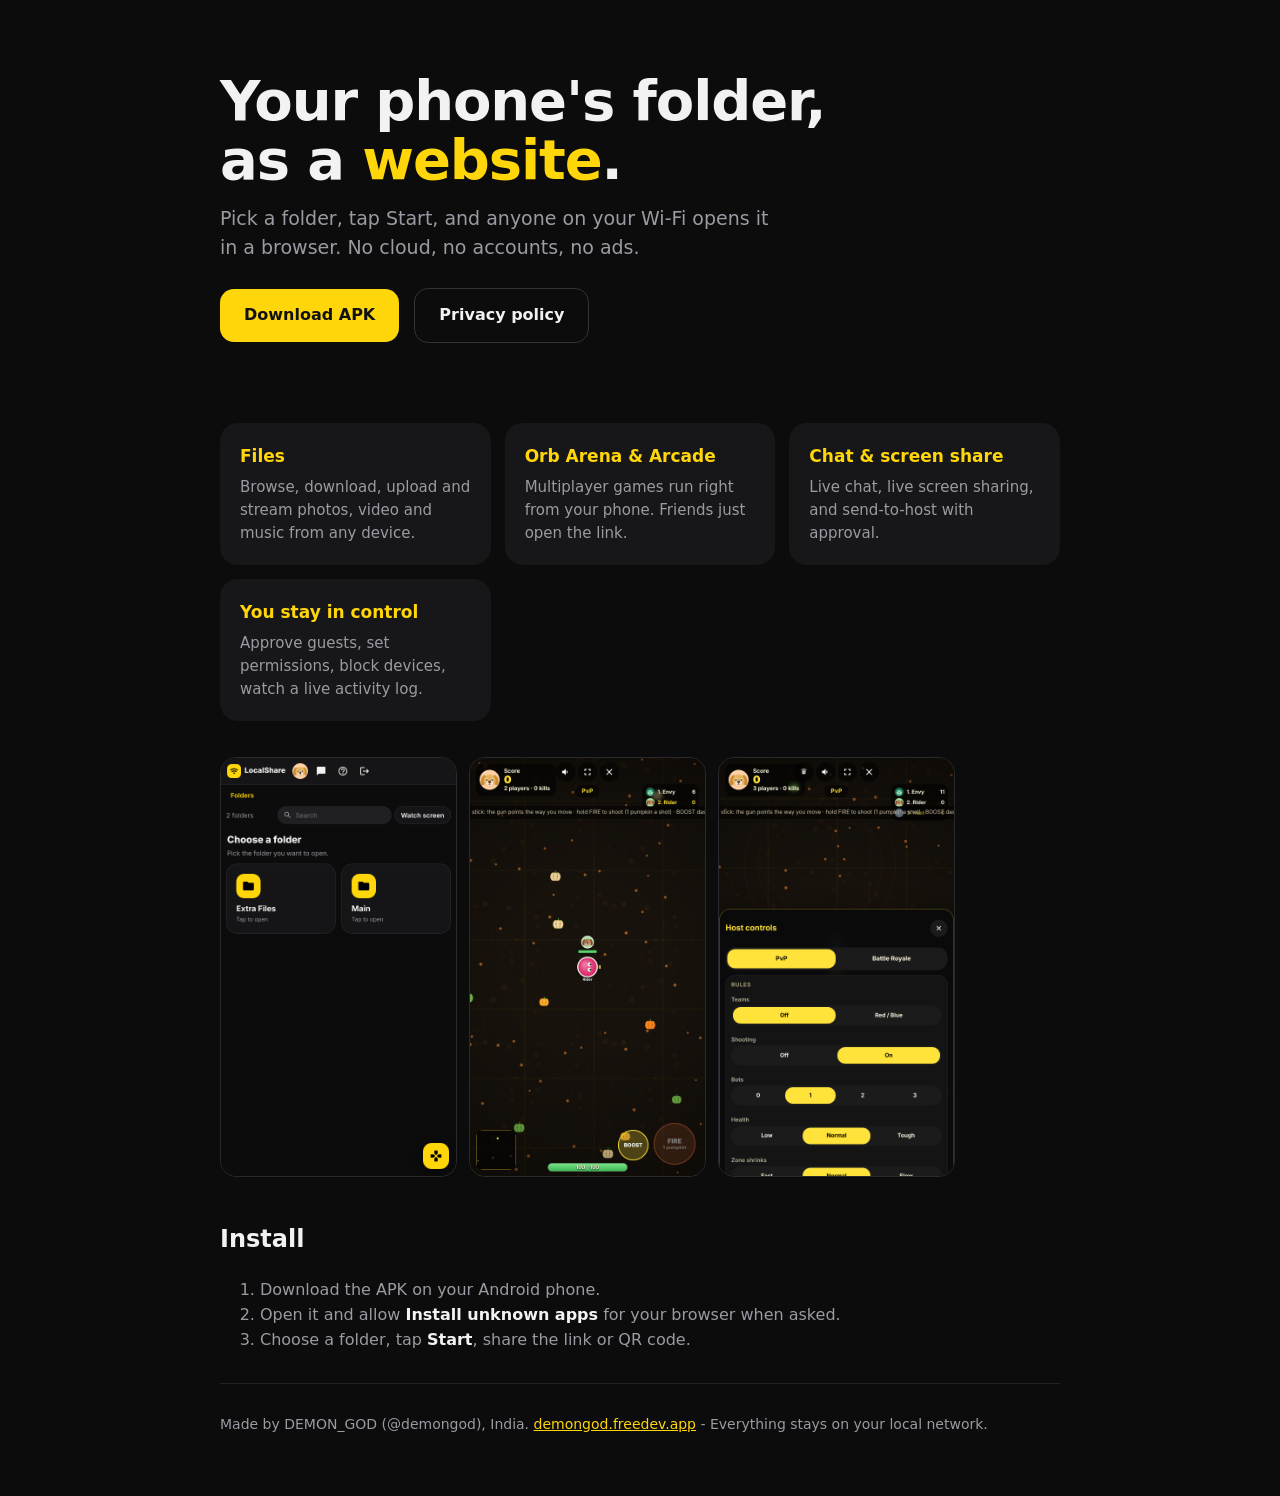
<file: docs/index.html>
<!doctype html><html lang="en"><head><meta charset="utf-8"><meta name="viewport" content="width=device-width,initial-scale=1">
<title>LocalShare - your phone's folder as a website</title>
<meta name="description" content="Share a folder from your Android phone to any browser on the same Wi-Fi. No cloud, no accounts, no ads. Chat, games and screen sharing included.">
<style>
:root{--bg:#0C0C0D;--s:#17171A;--t:#F2F2F3;--m:#9A9AA2;--y:#FFD60A}
*{box-sizing:border-box}body{margin:0;background:var(--bg);color:var(--t);font:16px/1.55 system-ui,sans-serif}
main{max-width:880px;margin:auto;padding:0 20px}
header{padding:72px 0 40px}h1{font-size:clamp(34px,7vw,56px);line-height:1.05;margin:0 0 14px;letter-spacing:-.02em}h1 b{color:var(--y)}
p.l{color:var(--m);font-size:19px;max-width:560px;margin:0 0 26px}
.btn{display:inline-block;background:var(--y);color:#111;font-weight:700;padding:14px 24px;border-radius:14px;text-decoration:none;margin:0 10px 10px 0}
.btn.o{background:none;color:var(--t);border:1px solid #333}
.g{display:grid;grid-template-columns:repeat(auto-fit,minmax(240px,1fr));gap:14px;margin:30px 0}
.c{background:var(--s);border-radius:18px;padding:20px}.c h3{margin:0 0 6px;color:var(--y);font-size:17px}.c p{margin:0;color:var(--m);font-size:15px}
.shots{display:flex;gap:12px;overflow-x:auto;padding:6px 0 24px}.shots img{height:420px;border-radius:16px;border:1px solid #2a2a2e}
ol{color:var(--m)}ol b{color:var(--t)}footer{padding:30px 0 60px;color:var(--m);font-size:14px;border-top:1px solid #222;margin-top:30px}a{color:var(--y)}
</style></head><body><main>
<header><h1>Your phone's folder,<br>as a <b>website</b>.</h1>
<p class="l">Pick a folder, tap Start, and anyone on your Wi-Fi opens it in a browser. No cloud, no accounts, no ads.</p>
<a class="btn" href="https://github.com/DEMONGODhub/android_app-local_share/releases/latest">Download APK</a>
<a class="btn o" href="privacy.html">Privacy policy</a></header>
<div class="g">
<div class="c"><h3>Files</h3><p>Browse, download, upload and stream photos, video and music from any device.</p></div>
<div class="c"><h3>Orb Arena &amp; Arcade</h3><p>Multiplayer games run right from your phone. Friends just open the link.</p></div>
<div class="c"><h3>Chat &amp; screen share</h3><p>Live chat, live screen sharing, and send-to-host with approval.</p></div>
<div class="c"><h3>You stay in control</h3><p>Approve guests, set permissions, block devices, watch a live activity log.</p></div>
</div>
<div class="shots"><img src="shots/1-files.png" alt="Files"><img src="shots/2-game.png" alt="Game"><img src="shots/3-host-rules.png" alt="Host rules"></div>
<h2>Install</h2><ol><li>Download the APK on your Android phone.</li><li>Open it and allow <b>Install unknown apps</b> for your browser when asked.</li><li>Choose a folder, tap <b>Start</b>, share the link or QR code.</li></ol>
<footer>Made by DEMON_GOD (@demongod), India. <a href="https://demongod.freedev.app">demongod.freedev.app</a> - Everything stays on your local network.</footer>
</main></body></html>
</file>
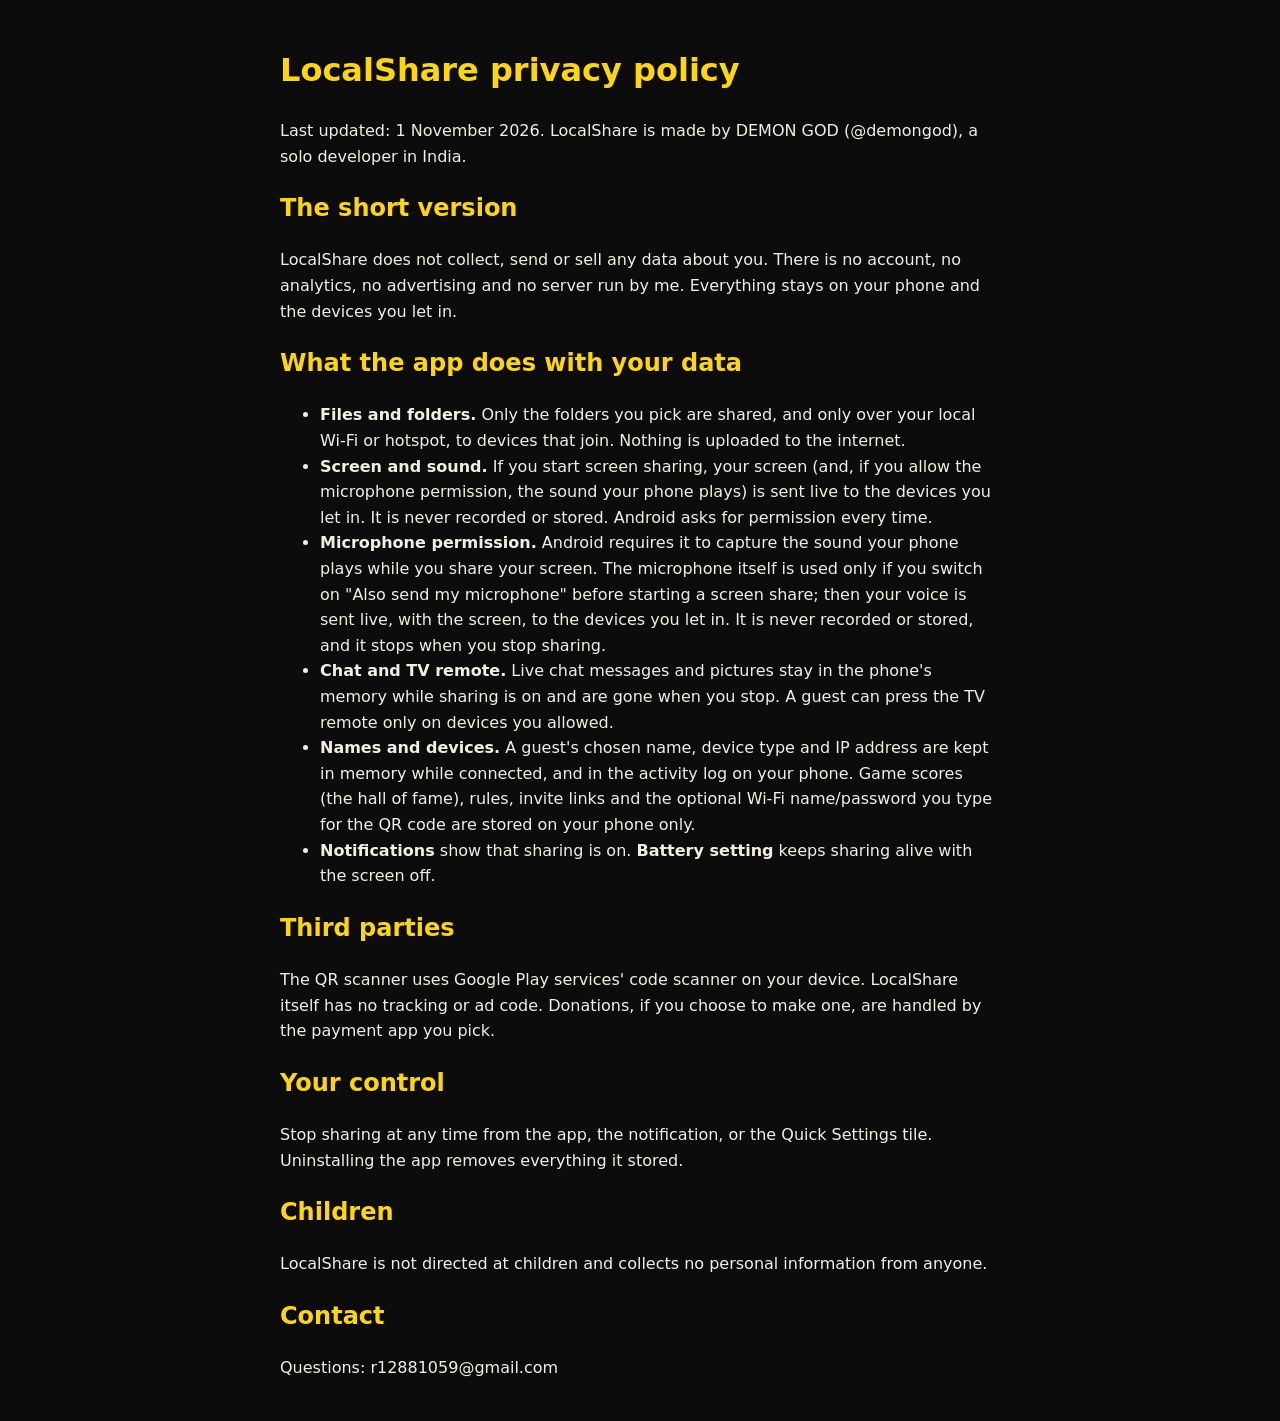
<file: docs/privacy.html>
<!doctype html><html lang="en"><head><meta charset="utf-8"><meta name="viewport" content="width=device-width,initial-scale=1"><title>LocalShare privacy policy</title>
<style>body{background:#0C0C0D;color:#F2EFE0;font:16px/1.6 system-ui,sans-serif;max-width:720px;margin:0 auto;padding:24px 16px}h1,h2{color:#FFD60A}a{color:#FFD60A}</style></head><body>
<h1>LocalShare privacy policy</h1>
<p>Last updated: 1 November 2026. LocalShare is made by DEMON GOD (@demongod), a solo developer in India.</p>
<h2>The short version</h2>
<p>LocalShare does not collect, send or sell any data about you. There is no account, no analytics, no advertising and no server run by me. Everything stays on your phone and the devices you let in.</p>
<h2>What the app does with your data</h2>
<ul>
<li><b>Files and folders.</b> Only the folders you pick are shared, and only over your local Wi-Fi or hotspot, to devices that join. Nothing is uploaded to the internet.</li>
<li><b>Screen and sound.</b> If you start screen sharing, your screen (and, if you allow the microphone permission, the sound your phone plays) is sent live to the devices you let in. It is never recorded or stored. Android asks for permission every time.</li>
<li><b>Microphone permission.</b> Android requires it to capture the sound your phone plays while you share your screen. The microphone itself is used only if you switch on "Also send my microphone" before starting a screen share; then your voice is sent live, with the screen, to the devices you let in. It is never recorded or stored, and it stops when you stop sharing.</li>
<li><b>Chat and TV remote.</b> Live chat messages and pictures stay in the phone's memory while sharing is on and are gone when you stop. A guest can press the TV remote only on devices you allowed.</li>
<li><b>Names and devices.</b> A guest's chosen name, device type and IP address are kept in memory while connected, and in the activity log on your phone. Game scores (the hall of fame), rules, invite links and the optional Wi-Fi name/password you type for the QR code are stored on your phone only.</li>
<li><b>Notifications</b> show that sharing is on. <b>Battery setting</b> keeps sharing alive with the screen off.</li>
</ul>
<h2>Third parties</h2>
<p>The QR scanner uses Google Play services' code scanner on your device. LocalShare itself has no tracking or ad code. Donations, if you choose to make one, are handled by the payment app you pick.</p>
<h2>Your control</h2>
<p>Stop sharing at any time from the app, the notification, or the Quick Settings tile. Uninstalling the app removes everything it stored.</p>
<h2>Children</h2>
<p>LocalShare is not directed at children and collects no personal information from anyone.</p>
<h2>Contact</h2>
<p>Questions: r12881059@gmail.com</p>
</body></html>
</file>
